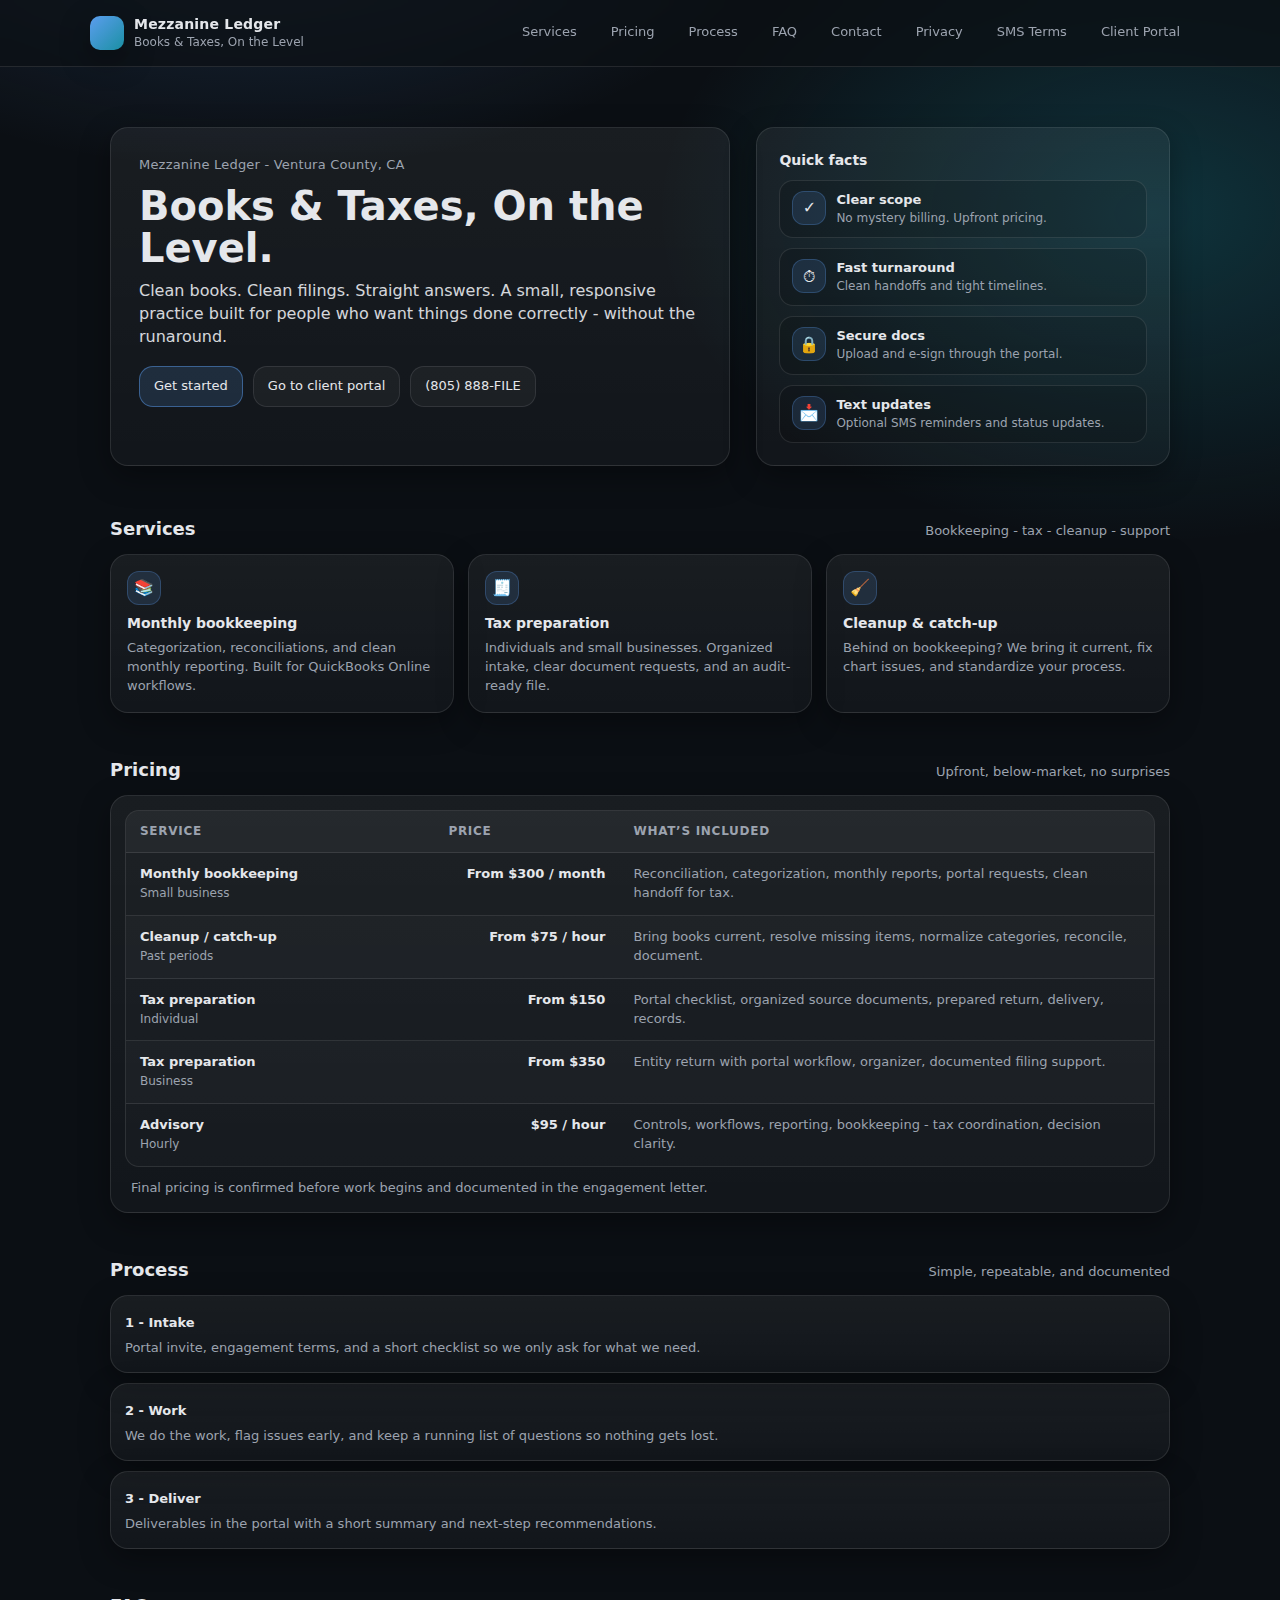
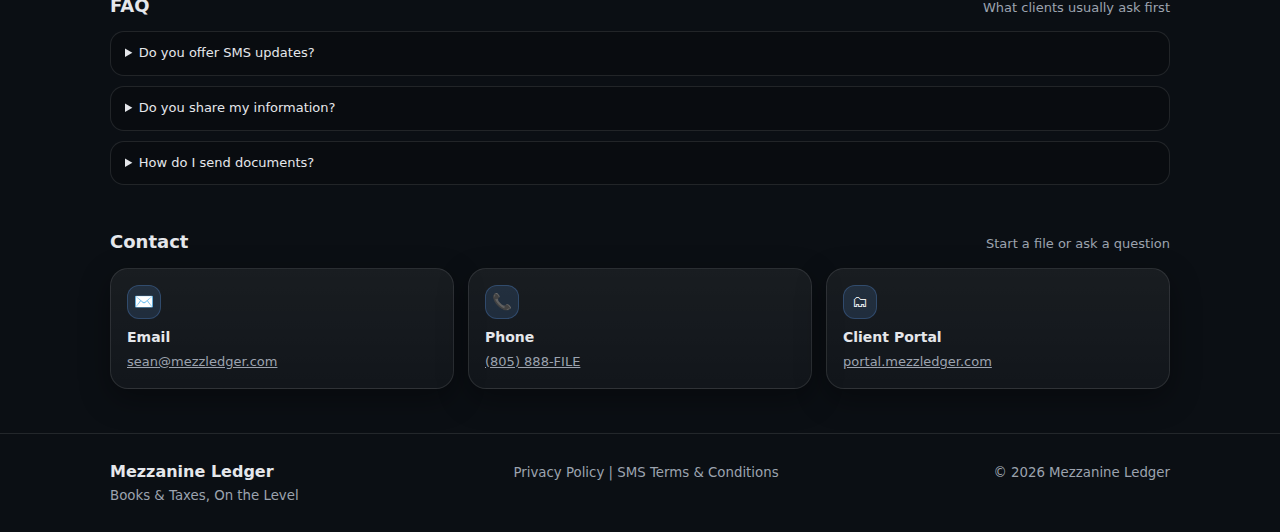
<file: index.html>
<!doctype html>
<html lang="en">
<head>
  <meta charset="utf-8" />
  <meta name="viewport" content="width=device-width, initial-scale=1" />
  <title>Mezzanine Ledger  -  Books & Taxes, On the Level</title>
  <meta name="description" content="Bookkeeping, tax preparation, and cleanup for individuals and small businesses in Ventura County, CA." />
  <link rel="stylesheet" href="assets/css/style.css" />
</head>
<body>
  <header class="nav">
    <div class="container nav-inner">
      <a class="brand" href="index.html" aria-label="Mezzanine Ledger home">
        <div class="logo" aria-hidden="true"></div>
        <div class="brand-text">
          <strong>Mezzanine Ledger</strong>
          <span>Books &amp; Taxes, On the Level</span>
        </div>
      </a>
      <nav class="nav-links" aria-label="Primary navigation">
        <a href="#services">Services</a>
        <a href="#pricing">Pricing</a>
        <a href="#process">Process</a>
        <a href="#faq">FAQ</a>
        <a href="#contact">Contact</a>
        <a href="privacy.html">Privacy</a>
        <a href="sms-terms.html">SMS Terms</a>
        <a href="https://portal.mezzledger.com">Client Portal</a>
      </nav>
    </div>
  </header>

  <main>
    <section class="hero">
      <div class="container hero-grid">
        <div class="card hero-card">
          <div class="kicker">Mezzanine Ledger  -  Ventura County, CA</div>
          <h1>Books & Taxes, On the Level.</h1>
          <p class="lede">Clean books.  Clean filings.  Straight answers.  A small, responsive practice built for people who want things done correctly - without the runaround.</p>
          <div class="actions">
            <a class="btn primary" href="#contact">Get started</a>
            <a class="btn" href="https://portal.mezzledger.com">Go to client portal</a>
            <a class="btn" href="tel:+18058883453">(805) 888-FILE</a>
          </div>
        </div>

        <aside class="card quick" aria-label="Quick facts">
          <h3>Quick facts</h3>
          <div class="list">
            <div class="item">
              <div class="icon">✓</div>
              <div><b>Clear scope</b><span>No mystery billing.  Upfront pricing.</span></div>
            </div>
            <div class="item">
              <div class="icon">⏱</div>
              <div><b>Fast turnaround</b><span>Clean handoffs and tight timelines.</span></div>
            </div>
            <div class="item">
              <div class="icon">🔒</div>
              <div><b>Secure docs</b><span>Upload and e-sign through the portal.</span></div>
            </div>
            <div class="item">
              <div class="icon">📩</div>
              <div><b>Text updates</b><span>Optional SMS reminders and status updates.</span></div>
            </div>
          </div>
        </aside>
      </div>
    </section>

    <section id="services">
      <div class="container">
        <div class="section-title">
          <h2>Services</h2>
          <p>Bookkeeping  -  tax  -  cleanup  -  support</p>
        </div>

        <div class="grid3">
          <div class="card feature">
            <div class="icon">📚</div>
            <h3>Monthly bookkeeping</h3>
            <p>Categorization, reconciliations, and clean monthly reporting.  Built for QuickBooks Online workflows.</p>
          </div>
          <div class="card feature">
            <div class="icon">🧾</div>
            <h3>Tax preparation</h3>
            <p>Individuals and small businesses.  Organized intake, clear document requests, and an audit-ready file.</p>
          </div>
          <div class="card feature">
            <div class="icon">🧹</div>
            <h3>Cleanup &amp; catch-up</h3>
            <p>Behind on bookkeeping?  We bring it current, fix chart issues, and standardize your process.</p>
          </div>
        </div>
      </div>
    </section>


    <section id="pricing">
      <div class="container">
        <div class="section-title">
          <h2>Pricing</h2>
          <p>Upfront, below-market, no surprises</p>
        </div>

        <div class="card pricing-card">
          <div class="pricing-scroll">
            <table class="pricing-table" aria-label="Pricing table">
              <thead>
                <tr>
                  <th>Service</th>
                  <th>Price</th>
                  <th>What’s included</th>
                </tr>
              </thead>
              <tbody>
                <tr>
                  <td data-label="Service"><strong>Monthly bookkeeping</strong><br /><span class="muted">Small business</span></td>
                  <td data-label="Price" class="price">From $300 / month</td>
                  <td data-label="What's included">Reconciliation, categorization, monthly reports, portal requests, clean handoff for tax.</td>
                </tr>
                <tr>
                  <td data-label="Service"><strong>Cleanup / catch-up</strong><br /><span class="muted">Past periods</span></td>
                  <td data-label="Price" class="price">From $75 / hour</td>
                  <td data-label="What's included">Bring books current, resolve missing items, normalize categories, reconcile, document.</td>
                </tr>
                <tr>
                  <td data-label="Service"><strong>Tax preparation</strong><br /><span class="muted">Individual</span></td>
                  <td data-label="Price" class="price">From $150</td>
                  <td data-label="What's included">Portal checklist, organized source documents, prepared return, delivery, records.</td>
                </tr>
                <tr>
                  <td data-label="Service"><strong>Tax preparation</strong><br /><span class="muted">Business</span></td>
                  <td data-label="Price" class="price">From $350</td>
                  <td data-label="What's included">Entity return with portal workflow, organizer, documented filing support.</td>
                </tr>
                <tr>
                  <td data-label="Service"><strong>Advisory</strong><br /><span class="muted">Hourly</span></td>
                  <td data-label="Price" class="price">$95 / hour</td>
                  <td data-label="What's included">Controls, workflows, reporting, bookkeeping  -  tax coordination, decision clarity.</td>
                </tr>
              </tbody>
            </table>
          </div>

          <p class="pricing-note">
            Final pricing is confirmed before work begins and documented in the engagement letter.
          </p>
        </div>
      </div>
    </section>

    
    <section id="process">
      <div class="container">
        <div class="section-title">
          <h2>Process</h2>
          <p>Simple, repeatable, and documented</p>
        </div>

        <div class="steps">
          <div class="card step">
            <b>1  -  Intake</b>
            <p>Portal invite, engagement terms, and a short checklist so we only ask for what we need.</p>
          </div>
          <div class="card step">
            <b>2  -  Work</b>
            <p>We do the work, flag issues early, and keep a running list of questions so nothing gets lost.</p>
          </div>
          <div class="card step">
            <b>3  -  Deliver</b>
            <p>Deliverables in the portal with a short summary and next-step recommendations.</p>
          </div>
        </div>
      </div>
    </section>

    <section id="faq">
      <div class="container">
        <div class="section-title">
          <h2>FAQ</h2>
          <p>What clients usually ask first</p>
        </div>

        <div class="faq">
          <details>
            <summary>Do you offer SMS updates?</summary>
            <p>Yes.  SMS is optional and used for appointment reminders and status updates.  See <a href="sms-terms.html">SMS Terms</a>.</p>
          </details>
          <details>
            <summary>Do you share my information?</summary>
            <p>No selling of personal information.  See <a href="privacy.html">Privacy Policy</a> for details.</p>
          </details>
          <details>
            <summary>How do I send documents?</summary>
            <p>Use the client portal at <a href="https://portal.mezzledger.com">portal.mezzledger.com</a>.</p>
          </details>
        </div>
      </div>
    </section>

    <section id="contact">
      <div class="container">
        <div class="section-title">
          <h2>Contact</h2>
          <p>Start a file or ask a question</p>
        </div>

        <div class="grid3">
          <div class="card feature">
            <div class="icon">✉️</div>
            <h3>Email</h3>
            <p><a href="mailto:sean@mezzledger.com">sean@mezzledger.com</a></p>
          </div>
          <div class="card feature">
            <div class="icon">📞</div>
            <h3>Phone</h3>
            <p><a href="tel:+18058883453">(805) 888-FILE</a></p>
          </div>
          <div class="card feature">
            <div class="icon">🗂</div>
            <h3>Client Portal</h3>
            <p><a href="https://portal.mezzledger.com">portal.mezzledger.com</a></p>
          </div>
        </div>
      </div>
    </section>
  </main>

  <footer class="footer">
    <div class="container footer-grid">
      <div>
        <strong>Mezzanine Ledger</strong><br />
        <small>Books &amp; Taxes, On the Level</small>
      </div>
      <div>
        <small>
          <a href="privacy.html">Privacy Policy</a>  |  <a href="sms-terms.html">SMS Terms &amp; Conditions</a>
        </small>
      </div>
      <div>
        <small>&copy; 2026 Mezzanine Ledger</small>
      </div>
    </div>
  </footer>
</body>
</html>
</file>
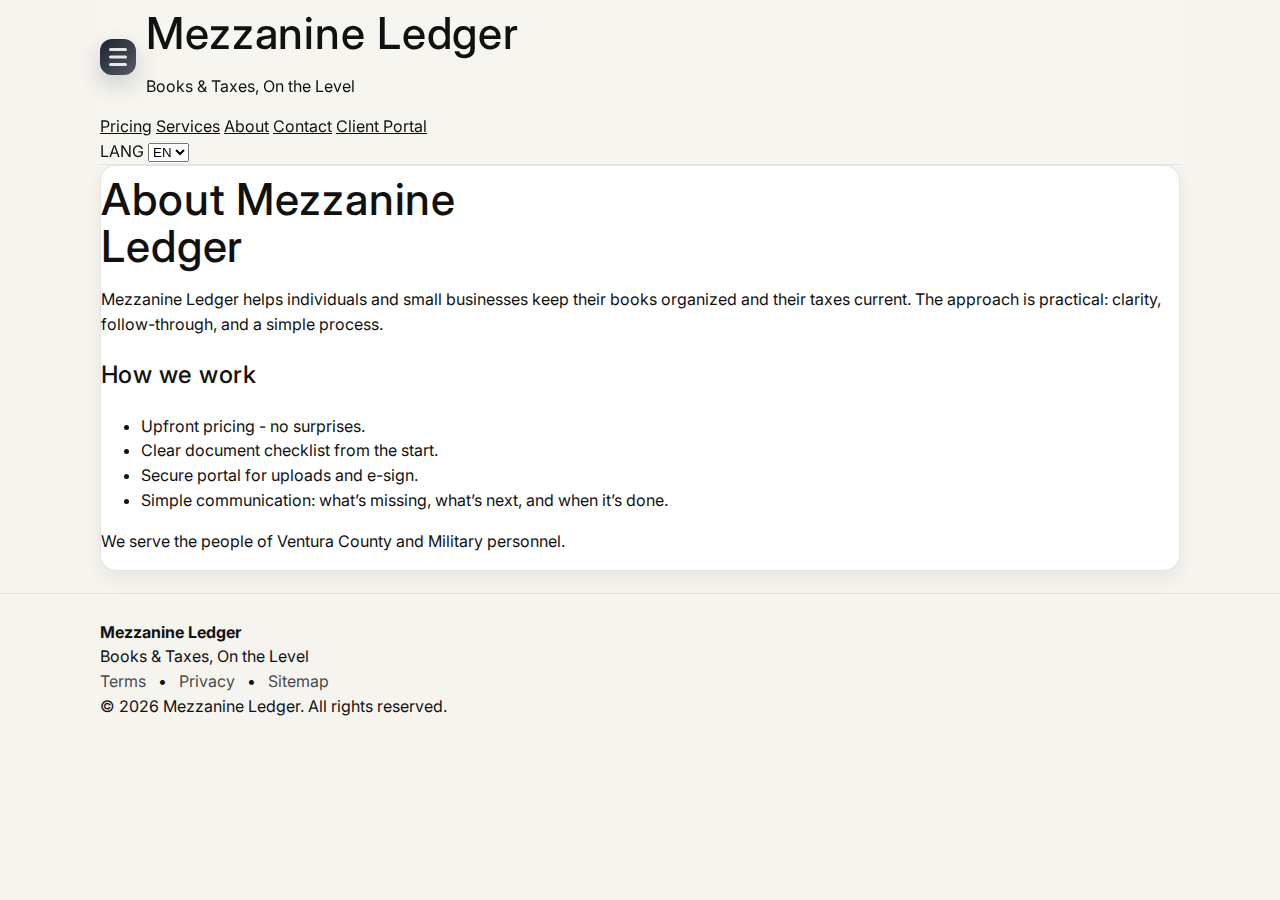
<file: about.html>
<!doctype html>
<html lang="es">
<head>
  <meta charset="utf-8" />
  <meta name="viewport" content="width=device-width, initial-scale=1" />
  
  <link rel="preconnect" href="https://fonts.googleapis.com">
  <link rel="preconnect" href="https://fonts.gstatic.com" crossorigin>
  <link rel="stylesheet" href="https://fonts.googleapis.com/css2?family=Inter:wght@300;400;500;600&display=swap" />
<title>Acerca - Mezzanine Ledger</title>
  <meta name="description" content="Información sobre Mezzanine Ledger.">
  <link rel="icon" href="/assets/favicon.svg" type="image/svg+xml">
  <link rel="stylesheet" href="/assets/styles.css">
  <script defer src="/assets/site.config.js"></script>
  <script defer src="/assets/app.js"></script>
  <link rel="stylesheet" href="assets/css/card-theme.css" />
  <link rel="stylesheet" href="assets/css/card-typography.css" />
  <link rel="stylesheet" href="assets/css/card-surfaces.css" />
</head>
<body>
  <header class="topbar">
    <div class="container">
      <div class="nav">
        <a class="brand" href="/">
          <div class="logo" aria-hidden="true">
            <svg viewBox="0 0 24 24" fill="none">
              <path d="M7 7h10M7 12h10M7 17h10" stroke="rgba(249,250,251,.9)" stroke-width="2" stroke-linecap="round"/>
            </svg>
          </div>
          <div>
            <h1>Mezzanine Ledger</h1>
            <p class="i18n" data-es="Libros e impuestos, en regla" data-en="Books &amp; Taxes, On the Level"></p>
          </div>
        </a>

        <nav class="navlinks" aria-label="Primary">
          <a class="pill" href="/pricing.html"><span class="i18n" data-es="Precios" data-en="Pricing"></span></a>
          <a class="pill" href="/services.html"><span class="i18n" data-es="Servicios" data-en="Services"></span></a>
          <a class="pill" href="/about.html"><span class="i18n" data-es="Acerca" data-en="About"></span></a>
          <a class="pill" href="/contact.html"><span class="i18n" data-es="Contacto" data-en="Contact"></span></a>
          <a class="pill primary" href="https://portal.mezzledger.com"><span class="i18n" data-es="Portal del Cliente" data-en="Client Portal"></span></a>
          <div class="lang">
            <label class="small mono" for="langSelect">LANG</label>
            <select id="langSelect" aria-label="Language">
              <option value="es">ES</option>
              <option value="en">EN</option>
            </select>
          </div>
        </nav>
      </div>
    </div>
  </header>

  <main class="section">
    <div class="container">
      <div class="card article">
        
<h1 class="i18n" data-es="Acerca de Mezzanine Ledger" data-en="About Mezzanine Ledger"></h1>
<p class="i18n"
 data-es="Mezzanine Ledger ayuda a personas y pequeñas empresas a mantener sus libros en orden y sus impuestos al día.  El enfoque es práctico: claridad, seguimiento, y un proceso sencillo."
 data-en="Mezzanine Ledger helps individuals and small businesses keep their books organized and their taxes current.  The approach is practical: clarity, follow-through, and a simple process."></p>

<h2 class="i18n" data-es="Cómo trabajamos" data-en="How we work"></h2>
<ul>
  <li class="i18n" data-es="Precios por adelantado - sin sorpresas." data-en="Upfront pricing - no surprises."></li>
  <li class="i18n" data-es="Checklist claro de documentos desde el inicio." data-en="Clear document checklist from the start."></li>
  <li class="i18n" data-es="Portal seguro para subir archivos y firmar." data-en="Secure portal for uploads and e-sign."></li>
  <li class="i18n" data-es="Comunicación simple: qué falta, qué sigue, y cuándo termina." data-en="Simple communication: what’s missing, what’s next, and when it’s done."></li>
</ul>
<p class="notice i18n"
 data-es="Ofrecemos nuestros servicios al condado de Ventura y al personal militar."
 data-en="We serve the people of Ventura County and Military personnel."></p>

      </div>
    </div>
  </main>

  <footer class="footer">
    <div class="container">
      <div class="row">
        <div>
          <div><b>Mezzanine Ledger</b></div>
          <div class="small i18n" data-es="Libros e impuestos, en regla" data-en="Books &amp; Taxes, On the Level"></div>
        </div>
        <div class="small">
          <a href="/terms.html"><span class="i18n" data-es="Términos" data-en="Terms"></span></a>
          &nbsp; • &nbsp;
          <a href="/privacy.html"><span class="i18n" data-es="Privacidad" data-en="Privacy"></span></a>
          &nbsp; • &nbsp;
          <a href="/sitemap.xml">Sitemap</a>
        </div>
      </div>
      <div class="small">© <span id="year"></span> Mezzanine Ledger.  All rights reserved.</div>
    </div>
  </footer>

  <script>
    document.getElementById("year").textContent = new Date().getFullYear();
  </script>
</body>
</html>
</file>
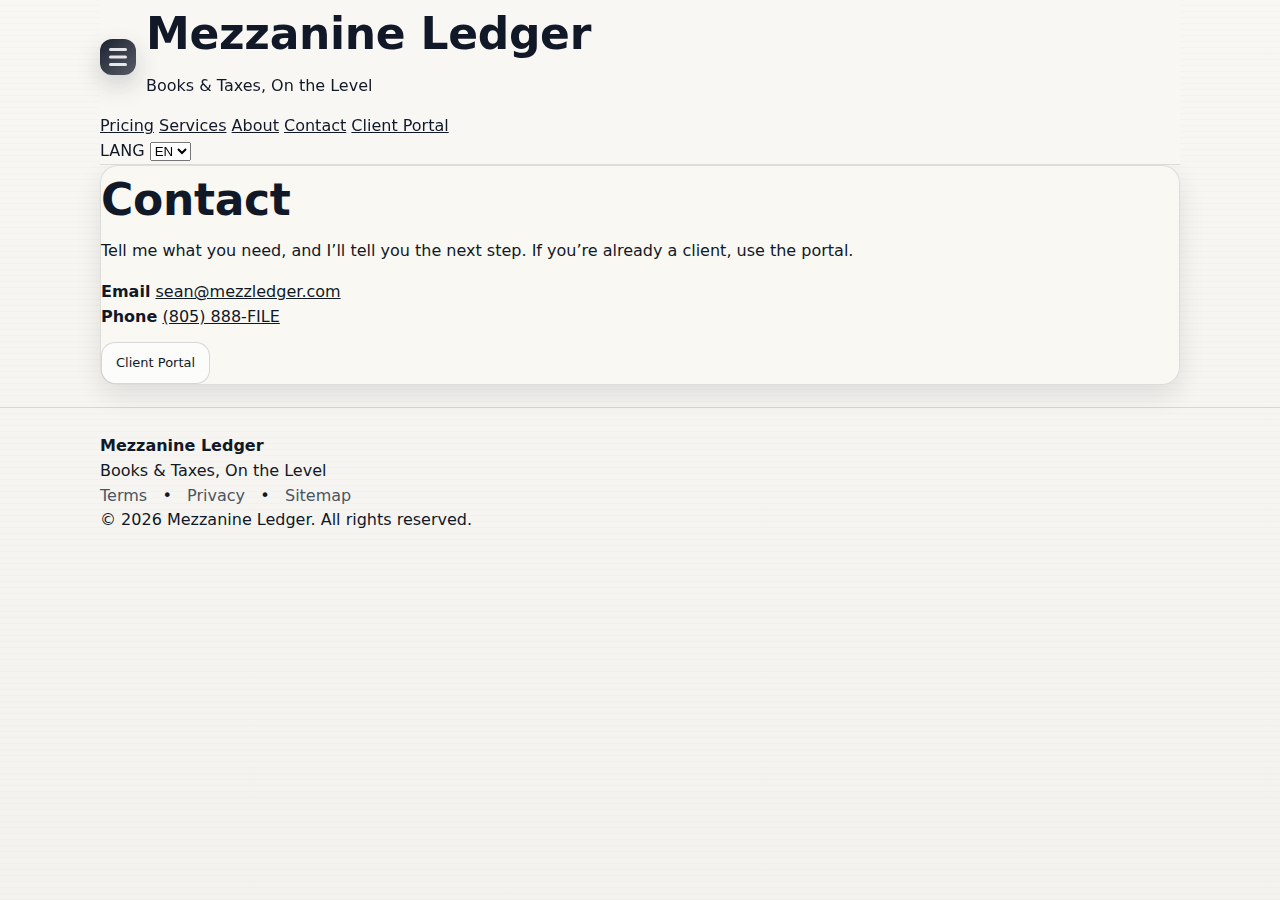
<file: contact.html>
<!doctype html>
<html lang="es">
<head>
  <meta charset="utf-8" />
  <meta name="viewport" content="width=device-width, initial-scale=1" />
  <title>Contacto - Mezzanine Ledger</title>
  <meta name="description" content="Contacta a Mezzanine Ledger.">
  <link rel="icon" href="/assets/favicon.svg" type="image/svg+xml">
  <link rel="stylesheet" href="/assets/styles.css">
  <script defer src="/assets/site.config.js"></script>
  <script defer src="/assets/app.js"></script>
</head>
<body>
  <header class="topbar">
    <div class="container">
      <div class="nav">
        <a class="brand" href="/">
          <div class="logo" aria-hidden="true">
            <svg viewBox="0 0 24 24" fill="none">
              <path d="M7 7h10M7 12h10M7 17h10" stroke="rgba(249,250,251,.9)" stroke-width="2" stroke-linecap="round"/>
            </svg>
          </div>
          <div>
            <h1>Mezzanine Ledger</h1>
            <p class="i18n" data-es="Libros e impuestos, en regla" data-en="Books &amp; Taxes, On the Level"></p>
          </div>
        </a>

        <nav class="navlinks" aria-label="Primary">
          <a class="pill" href="/pricing.html"><span class="i18n" data-es="Precios" data-en="Pricing"></span></a>
          <a class="pill" href="/services.html"><span class="i18n" data-es="Servicios" data-en="Services"></span></a>
          <a class="pill" href="/about.html"><span class="i18n" data-es="Acerca" data-en="About"></span></a>
          <a class="pill" href="/contact.html"><span class="i18n" data-es="Contacto" data-en="Contact"></span></a>
          <a class="pill primary" href="https://portal.mezzledger.com"><span class="i18n" data-es="Portal del Cliente" data-en="Client Portal"></span></a>
          <div class="lang">
            <label class="small mono" for="langSelect">LANG</label>
            <select id="langSelect" aria-label="Language">
              <option value="es">ES</option>
              <option value="en">EN</option>
            </select>
          </div>
        </nav>
      </div>
    </div>
  </header>

  <main class="section">
    <div class="container">
      <div class="card article">
        
<h1 class="i18n" data-es="Contacto" data-en="Contact"></h1>
<p class="i18n"
 data-es="Dime qué necesitas, y te digo el siguiente paso.  Si ya eres cliente, usa el portal."
 data-en="Tell me what you need, and I’ll tell you the next step.  If you’re already a client, use the portal."></p>

<div class="grid2">
  <div class="kpi">
    <b class="i18n" data-es="Email" data-en="Email"></b>
    <span><a id="mlEmail" href="#"></a></span>
  </div>
  <div class="kpi">
    <b class="i18n" data-es="Teléfono" data-en="Phone"></b>
    <span><a id="mlPhone" href="#"></a></span>
  </div>
</div>

<div class="actions">
  <a class="btn primary" id="mlBooking" href="#" style="display:none">
    <span class="i18n" data-es="Agendar" data-en="Book"></span> →
  </a>
  <a class="btn" href="https://portal.mezzledger.com">
    <span class="i18n" data-es="Portal del Cliente" data-en="Client Portal"></span>
  </a>
</div>

<script>
document.addEventListener("DOMContentLoaded", ()=>{
  const cfg = window.ML_CONFIG || {};
  const email = cfg.contactEmail || "hello@mezzledger.com";
  const phone = cfg.contactPhone || "";
  const booking = cfg.bookingUrl || "";

  const e = document.getElementById("mlEmail");
  e.textContent = email;
  e.href = "mailto:" + email;

  const p = document.getElementById("mlPhone");
  p.textContent = phone;
  p.href = phone ? ("tel:" + phone.replace(/[^0-9+]/g,'')) : "#";

  const b = document.getElementById("mlBooking");
  if(booking){
    b.style.display = "inline-flex";
    b.href = booking;
  }
});
</script>

      </div>
    </div>
  </main>

  <footer class="footer">
    <div class="container">
      <div class="row">
        <div>
          <div><b>Mezzanine Ledger</b></div>
          <div class="small i18n" data-es="Libros e impuestos, en regla" data-en="Books &amp; Taxes, On the Level"></div>
        </div>
        <div class="small">
          <a href="/terms.html"><span class="i18n" data-es="Términos" data-en="Terms"></span></a>
          &nbsp; • &nbsp;
          <a href="/privacy.html"><span class="i18n" data-es="Privacidad" data-en="Privacy"></span></a>
          &nbsp; • &nbsp;
          <a href="/sitemap.xml">Sitemap</a>
        </div>
      </div>
      <div class="small">© <span id="year"></span> Mezzanine Ledger.  All rights reserved.</div>
    </div>
  </footer>

  <script>
    document.getElementById("year").textContent = new Date().getFullYear();
  </script>
</body>
</html>
</file>
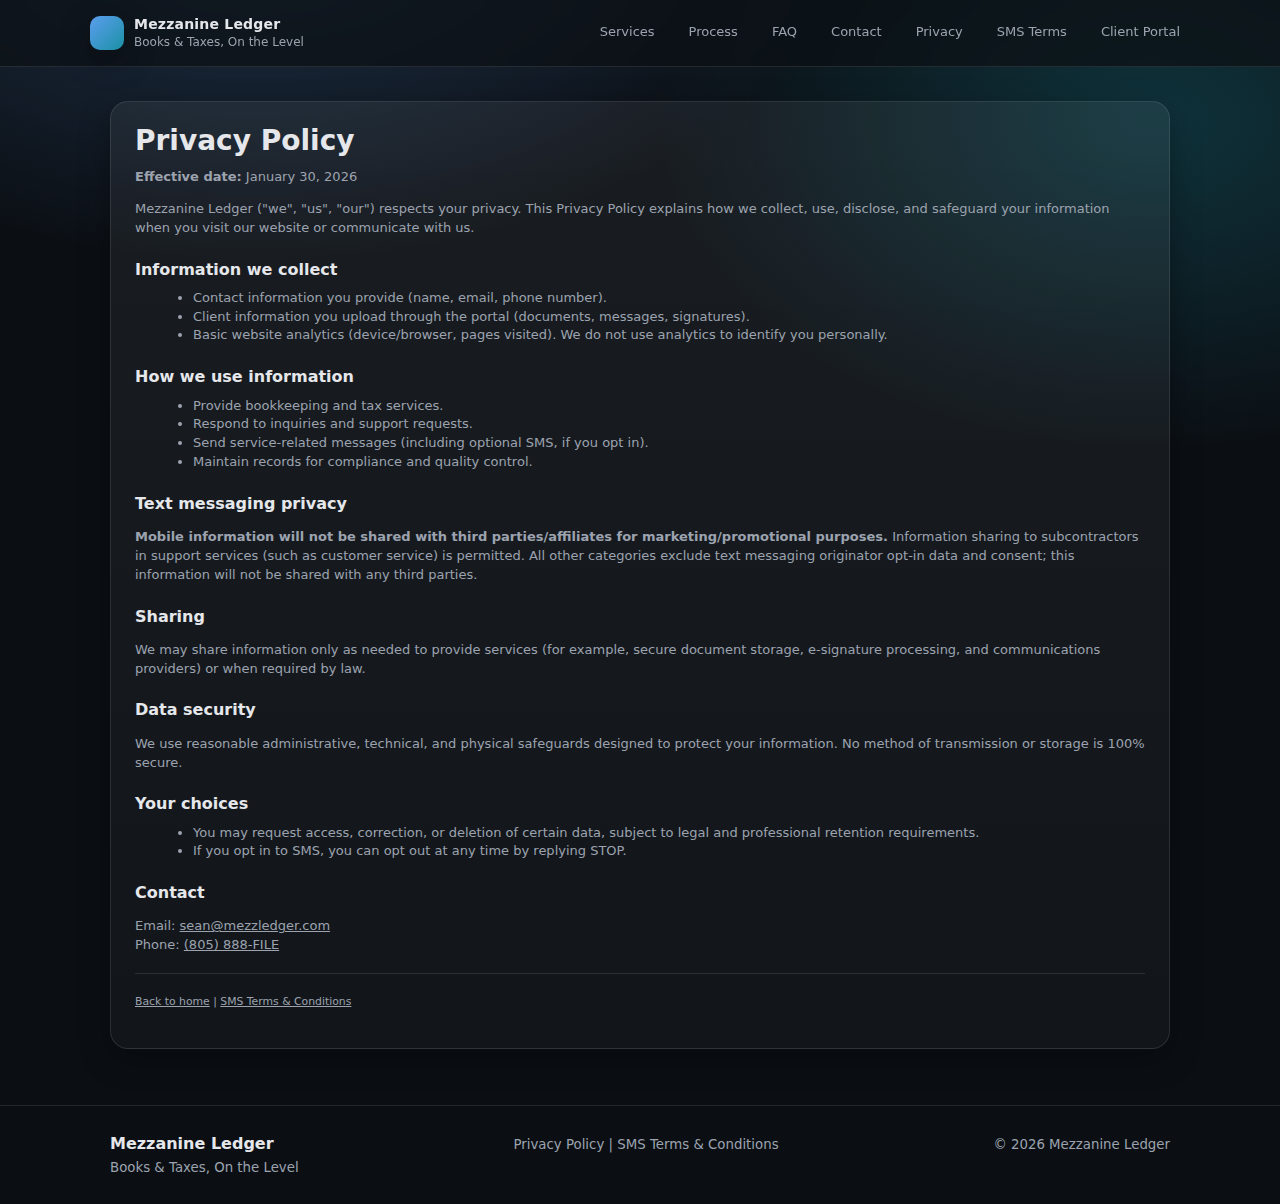
<file: privacy.html>
<!doctype html>
<html lang="en">
<head>
  <meta charset="utf-8" />
  <meta name="viewport" content="width=device-width, initial-scale=1" />
  <title>Privacy Policy  -  Mezzanine Ledger</title>
  <meta name="description" content="Privacy policy for Mezzanine Ledger." />
  <link rel="stylesheet" href="assets/css/style.css" />
</head>
<body>
  <header class="nav">
    <div class="container nav-inner">
      <a class="brand" href="index.html">
        <div class="logo" aria-hidden="true"></div>
        <div class="brand-text">
          <strong>Mezzanine Ledger</strong>
          <span>Books &amp; Taxes, On the Level</span>
        </div>
      </a>
      <nav class="nav-links" aria-label="Primary navigation">
        <a href="index.html#services">Services</a>
        <a href="index.html#process">Process</a>
        <a href="index.html#faq">FAQ</a>
        <a href="index.html#contact">Contact</a>
        <a href="privacy.html">Privacy</a>
        <a href="sms-terms.html">SMS Terms</a>
        <a href="https://portal.mezzledger.com">Client Portal</a>
      </nav>
    </div>
  </header>

  <main class="legal-wrap">
    <div class="container">
      <article class="card legal">
        <h1>Privacy Policy</h1>
        <p><b>Effective date:</b> January 30, 2026</p>

        <p>Mezzanine Ledger ("we", "us", "our") respects your privacy.  This Privacy Policy explains how we collect, use, disclose, and safeguard your information when you visit our website or communicate with us.</p>

        <h2>Information we collect</h2>
        <ul>
          <li>Contact information you provide (name, email, phone number).</li>
          <li>Client information you upload through the portal (documents, messages, signatures).</li>
          <li>Basic website analytics (device/browser, pages visited).  We do not use analytics to identify you personally.</li>
        </ul>

        <h2>How we use information</h2>
        <ul>
          <li>Provide bookkeeping and tax services.</li>
          <li>Respond to inquiries and support requests.</li>
          <li>Send service-related messages (including optional SMS, if you opt in).</li>
          <li>Maintain records for compliance and quality control.</li>
        </ul>

        <h2>Text messaging privacy</h2>
        <p><b>Mobile information will not be shared with third parties/affiliates for marketing/promotional purposes.</b>  Information sharing to subcontractors in support services (such as customer service) is permitted.  All other categories exclude text messaging originator opt-in data and consent; this information will not be shared with any third parties.</p>

        <h2>Sharing</h2>
        <p>We may share information only as needed to provide services (for example, secure document storage, e-signature processing, and communications providers) or when required by law.</p>

        <h2>Data security</h2>
        <p>We use reasonable administrative, technical, and physical safeguards designed to protect your information.  No method of transmission or storage is 100% secure.</p>

        <h2>Your choices</h2>
        <ul>
          <li>You may request access, correction, or deletion of certain data, subject to legal and professional retention requirements.</li>
          <li>If you opt in to SMS, you can opt out at any time by replying STOP.</li>
        </ul>

        <h2>Contact</h2>
        <p>Email: <a href="mailto:sean@mezzledger.com">sean@mezzledger.com</a><br />
        Phone: <a href="tel:+18058883453">(805) 888-FILE</a></p>

        <hr />
        <p><small><a href="index.html">Back to home</a>  |  <a href="sms-terms.html">SMS Terms &amp; Conditions</a></small></p>
      </article>
    </div>
  </main>

  <footer class="footer">
    <div class="container footer-grid">
      <div>
        <strong>Mezzanine Ledger</strong><br />
        <small>Books &amp; Taxes, On the Level</small>
      </div>
      <div>
        <small><a href="privacy.html">Privacy Policy</a>  |  <a href="sms-terms.html">SMS Terms &amp; Conditions</a></small>
      </div>
      <div>
        <small>&copy; 2026 Mezzanine Ledger</small>
      </div>
    </div>
  </footer>
</body>
</html>
</file>
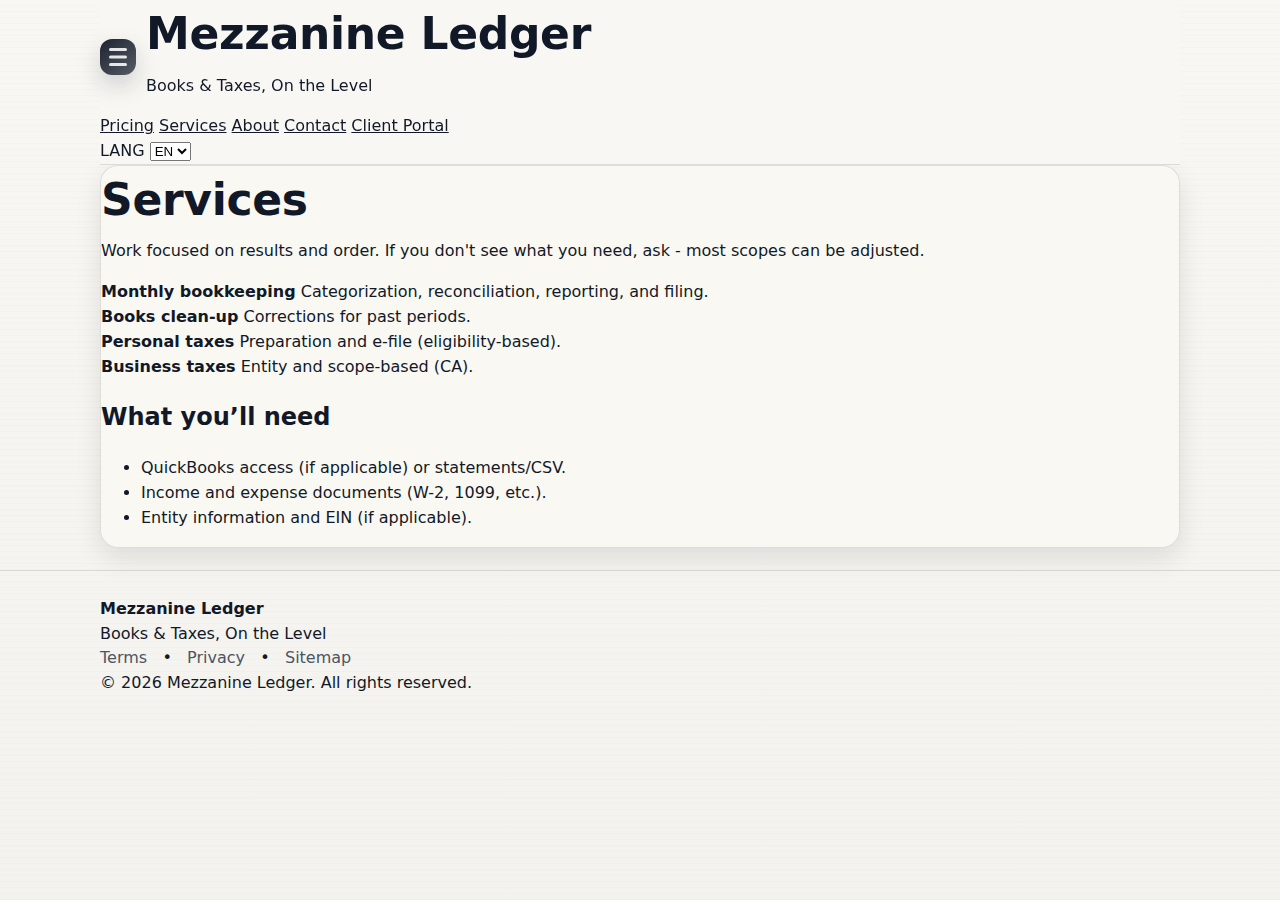
<file: services.html>
<!doctype html>
<html lang="es">
<head>
  <meta charset="utf-8" />
  <meta name="viewport" content="width=device-width, initial-scale=1" />
  <title>Servicios - Mezzanine Ledger</title>
  <meta name="description" content="Servicios de contabilidad e impuestos.">
  <link rel="icon" href="/assets/favicon.svg" type="image/svg+xml">
  <link rel="stylesheet" href="/assets/styles.css">
  <script defer src="/assets/site.config.js"></script>
  <script defer src="/assets/app.js"></script>
</head>
<body>
  <header class="topbar">
    <div class="container">
      <div class="nav">
        <a class="brand" href="/">
          <div class="logo" aria-hidden="true">
            <svg viewBox="0 0 24 24" fill="none">
              <path d="M7 7h10M7 12h10M7 17h10" stroke="rgba(249,250,251,.9)" stroke-width="2" stroke-linecap="round"/>
            </svg>
          </div>
          <div>
            <h1>Mezzanine Ledger</h1>
            <p class="i18n" data-es="Libros e impuestos, en regla" data-en="Books &amp; Taxes, On the Level"></p>
          </div>
        </a>

        <nav class="navlinks" aria-label="Primary">
          <a class="pill" href="/pricing.html"><span class="i18n" data-es="Precios" data-en="Pricing"></span></a>
          <a class="pill" href="/services.html"><span class="i18n" data-es="Servicios" data-en="Services"></span></a>
          <a class="pill" href="/about.html"><span class="i18n" data-es="Acerca" data-en="About"></span></a>
          <a class="pill" href="/contact.html"><span class="i18n" data-es="Contacto" data-en="Contact"></span></a>
          <a class="pill primary" href="https://portal.mezzledger.com"><span class="i18n" data-es="Portal del Cliente" data-en="Client Portal"></span></a>
          <div class="lang">
            <label class="small mono" for="langSelect">LANG</label>
            <select id="langSelect" aria-label="Language">
              <option value="es">ES</option>
              <option value="en">EN</option>
            </select>
          </div>
        </nav>
      </div>
    </div>
  </header>

  <main class="section">
    <div class="container">
      <div class="card article">
        
<h1 class="i18n" data-es="Servicios" data-en="Services"></h1>
<p class="i18n"
 data-es="Trabajo enfocado en resultados y orden.  Si no ves lo que necesitas, pregúntame - la mayoría de los alcances se pueden ajustar."
 data-en="Work focused on results and order.  If you don't see what you need, ask - most scopes can be adjusted."></p>

<div class="grid2">
  <div class="kpi">
    <b class="i18n" data-es="Contabilidad mensual" data-en="Monthly bookkeeping"></b>
    <span class="i18n" data-es="Categorías, conciliación, reportes, y archivo." data-en="Categorization, reconciliation, reporting, and filing."></span>
  </div>
  <div class="kpi">
    <b class="i18n" data-es="Limpieza de libros" data-en="Books clean-up"></b>
    <span class="i18n" data-es="Correcciones por periodos atrasados." data-en="Corrections for past periods."></span>
  </div>
  <div class="kpi">
    <b class="i18n" data-es="Impuestos personales" data-en="Personal taxes"></b>
    <span class="i18n" data-es="Preparación y e-file (según elegibilidad)." data-en="Preparation and e-file (eligibility-based)."></span>
  </div>
  <div class="kpi">
    <b class="i18n" data-es="Impuestos de negocio" data-en="Business taxes"></b>
    <span class="i18n" data-es="Según entidad y alcance (CA)." data-en="Entity and scope-based (CA)."></span>
  </div>
</div>

<h2 class="i18n" data-es="Lo que necesitas" data-en="What you’ll need"></h2>
<ul>
  <li class="i18n" data-es="Acceso a QuickBooks (si aplica) o estados/CSV." data-en="QuickBooks access (if applicable) or statements/CSV."></li>
  <li class="i18n" data-es="Documentos de ingresos y gastos (W-2, 1099, etc.)." data-en="Income and expense documents (W-2, 1099, etc.)."></li>
  <li class="i18n" data-es="Información de entidad y EIN (si aplica)." data-en="Entity information and EIN (if applicable)."></li>
</ul>

      </div>
    </div>
  </main>

  <footer class="footer">
    <div class="container">
      <div class="row">
        <div>
          <div><b>Mezzanine Ledger</b></div>
          <div class="small i18n" data-es="Libros e impuestos, en regla" data-en="Books &amp; Taxes, On the Level"></div>
        </div>
        <div class="small">
          <a href="/terms.html"><span class="i18n" data-es="Términos" data-en="Terms"></span></a>
          &nbsp; • &nbsp;
          <a href="/privacy.html"><span class="i18n" data-es="Privacidad" data-en="Privacy"></span></a>
          &nbsp; • &nbsp;
          <a href="/sitemap.xml">Sitemap</a>
        </div>
      </div>
      <div class="small">© <span id="year"></span> Mezzanine Ledger.  All rights reserved.</div>
    </div>
  </footer>

  <script>
    document.getElementById("year").textContent = new Date().getFullYear();
  </script>
</body>
</html>
</file>
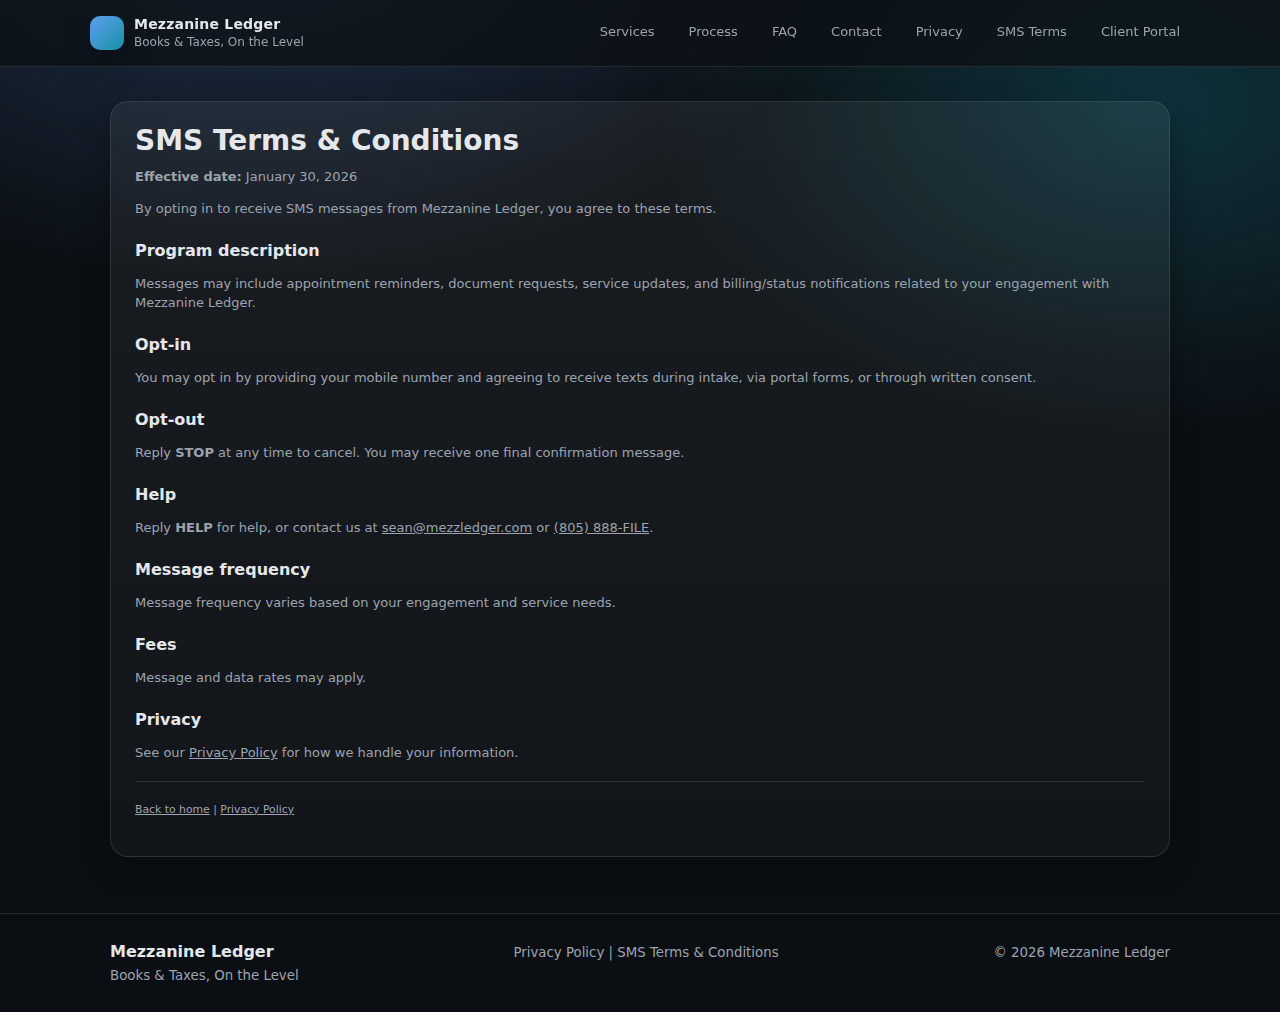
<file: sms-terms.html>
<!doctype html>
<html lang="en">
<head>
  <meta charset="utf-8" />
  <meta name="viewport" content="width=device-width, initial-scale=1" />
  <title>SMS Terms &amp; Conditions  -  Mezzanine Ledger</title>
  <meta name="description" content="SMS terms and conditions for Mezzanine Ledger." />
  <link rel="stylesheet" href="assets/css/style.css" />
</head>
<body>
  <header class="nav">
    <div class="container nav-inner">
      <a class="brand" href="index.html">
        <div class="logo" aria-hidden="true"></div>
        <div class="brand-text">
          <strong>Mezzanine Ledger</strong>
          <span>Books &amp; Taxes, On the Level</span>
        </div>
      </a>
      <nav class="nav-links" aria-label="Primary navigation">
        <a href="index.html#services">Services</a>
        <a href="index.html#process">Process</a>
        <a href="index.html#faq">FAQ</a>
        <a href="index.html#contact">Contact</a>
        <a href="privacy.html">Privacy</a>
        <a href="sms-terms.html">SMS Terms</a>
        <a href="https://portal.mezzledger.com">Client Portal</a>
      </nav>
    </div>
  </header>

  <main class="legal-wrap">
    <div class="container">
      <article class="card legal">
        <h1>SMS Terms &amp; Conditions</h1>
        <p><b>Effective date:</b> January 30, 2026</p>

        <p>By opting in to receive SMS messages from Mezzanine Ledger, you agree to these terms.</p>

        <h2>Program description</h2>
        <p>Messages may include appointment reminders, document requests, service updates, and billing/status notifications related to your engagement with Mezzanine Ledger.</p>

        <h2>Opt-in</h2>
        <p>You may opt in by providing your mobile number and agreeing to receive texts during intake, via portal forms, or through written consent.</p>

        <h2>Opt-out</h2>
        <p>Reply <b>STOP</b> at any time to cancel.  You may receive one final confirmation message.</p>

        <h2>Help</h2>
        <p>Reply <b>HELP</b> for help, or contact us at <a href="mailto:sean@mezzledger.com">sean@mezzledger.com</a> or <a href="tel:+18058883453">(805) 888-FILE</a>.</p>

        <h2>Message frequency</h2>
        <p>Message frequency varies based on your engagement and service needs.</p>

        <h2>Fees</h2>
        <p>Message and data rates may apply.</p>

        <h2>Privacy</h2>
        <p>See our <a href="privacy.html">Privacy Policy</a> for how we handle your information.</p>

        <hr />
        <p><small><a href="index.html">Back to home</a>  |  <a href="privacy.html">Privacy Policy</a></small></p>
      </article>
    </div>
  </main>

  <footer class="footer">
    <div class="container footer-grid">
      <div>
        <strong>Mezzanine Ledger</strong><br />
        <small>Books &amp; Taxes, On the Level</small>
      </div>
      <div>
        <small><a href="privacy.html">Privacy Policy</a>  |  <a href="sms-terms.html">SMS Terms &amp; Conditions</a></small>
      </div>
      <div>
        <small>&copy; 2026 Mezzanine Ledger</small>
      </div>
    </div>
  </footer>
</body>
</html>
</file>
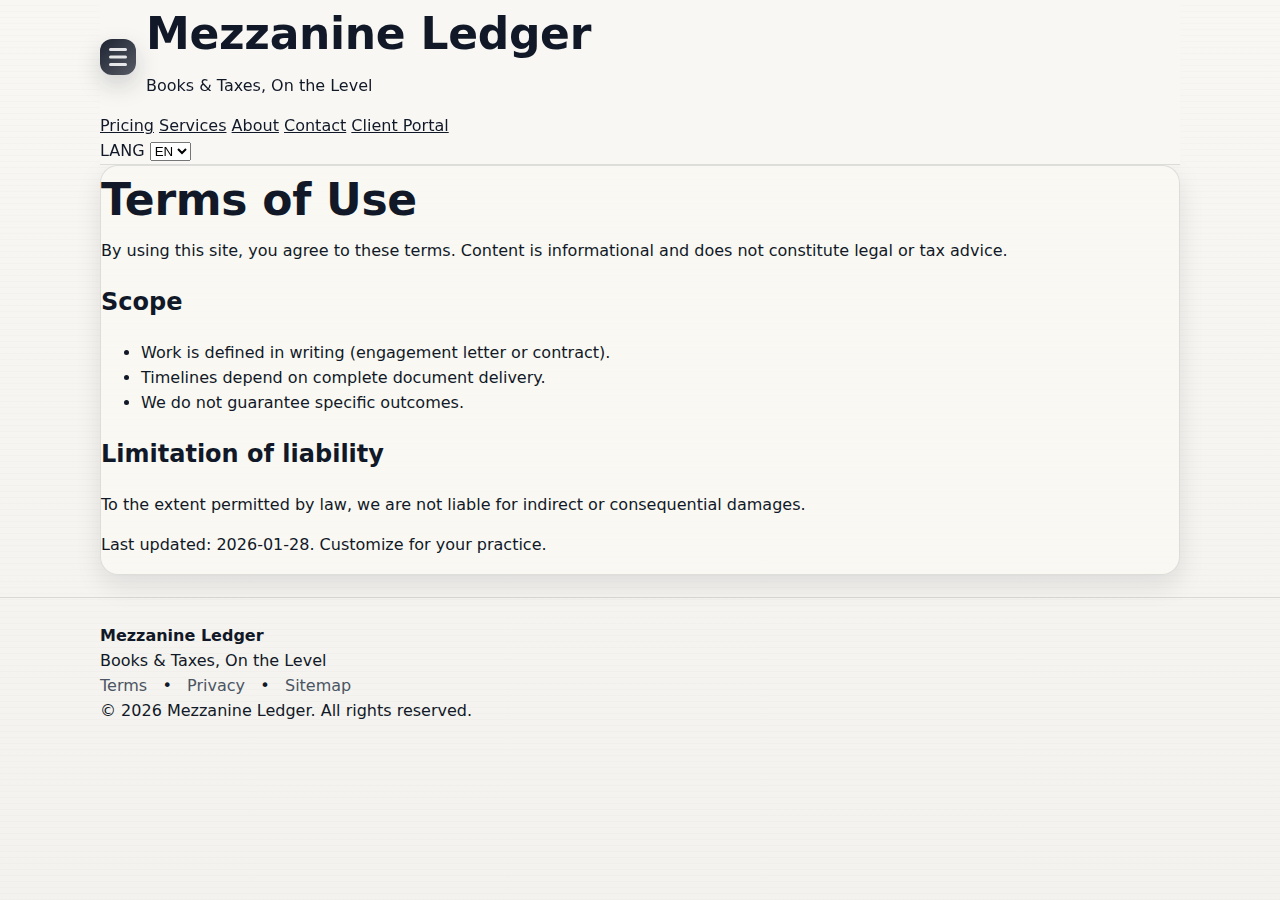
<file: terms.html>
<!doctype html>
<html lang="es">
<head>
  <meta charset="utf-8" />
  <meta name="viewport" content="width=device-width, initial-scale=1" />
  <title>Términos - Mezzanine Ledger</title>
  <meta name="description" content="Términos de uso.">
  <link rel="icon" href="/assets/favicon.svg" type="image/svg+xml">
  <link rel="stylesheet" href="/assets/styles.css">
  <script defer src="/assets/site.config.js"></script>
  <script defer src="/assets/app.js"></script>
</head>
<body>
  <header class="topbar">
    <div class="container">
      <div class="nav">
        <a class="brand" href="/">
          <div class="logo" aria-hidden="true">
            <svg viewBox="0 0 24 24" fill="none">
              <path d="M7 7h10M7 12h10M7 17h10" stroke="rgba(249,250,251,.9)" stroke-width="2" stroke-linecap="round"/>
            </svg>
          </div>
          <div>
            <h1>Mezzanine Ledger</h1>
            <p class="i18n" data-es="Libros e impuestos, en regla" data-en="Books &amp; Taxes, On the Level"></p>
          </div>
        </a>

        <nav class="navlinks" aria-label="Primary">
          <a class="pill" href="/pricing.html"><span class="i18n" data-es="Precios" data-en="Pricing"></span></a>
          <a class="pill" href="/services.html"><span class="i18n" data-es="Servicios" data-en="Services"></span></a>
          <a class="pill" href="/about.html"><span class="i18n" data-es="Acerca" data-en="About"></span></a>
          <a class="pill" href="/contact.html"><span class="i18n" data-es="Contacto" data-en="Contact"></span></a>
          <a class="pill primary" href="https://portal.mezzledger.com"><span class="i18n" data-es="Portal del Cliente" data-en="Client Portal"></span></a>
          <div class="lang">
            <label class="small mono" for="langSelect">LANG</label>
            <select id="langSelect" aria-label="Language">
              <option value="es">ES</option>
              <option value="en">EN</option>
            </select>
          </div>
        </nav>
      </div>
    </div>
  </header>

  <main class="section">
    <div class="container">
      <div class="card article">
        
<h1 class="i18n" data-es="Términos de uso" data-en="Terms of Use"></h1>
<p class="i18n"
 data-es="Al usar este sitio, aceptas estos términos.  Este contenido es informativo y no constituye asesoría legal o fiscal."
 data-en="By using this site, you agree to these terms.  Content is informational and does not constitute legal or tax advice."></p>

<h2 class="i18n" data-es="Alcance" data-en="Scope"></h2>
<ul>
  <li class="i18n" data-es="El trabajo se define por escrito (carta de compromiso o contrato)." data-en="Work is defined in writing (engagement letter or contract)."></li>
  <li class="i18n" data-es="Los plazos dependen de la entrega completa de documentos." data-en="Timelines depend on complete document delivery."></li>
  <li class="i18n" data-es="No garantizamos resultados específicos." data-en="We do not guarantee specific outcomes."></li>
</ul>

<h2 class="i18n" data-es="Limitación de responsabilidad" data-en="Limitation of liability"></h2>
<p class="i18n"
 data-es="En la medida permitida por ley, no somos responsables por daños indirectos o consecuentes."
 data-en="To the extent permitted by law, we are not liable for indirect or consequential damages."></p>

<p class="small i18n"
 data-es="Última actualización: 2026-01-28.  Personaliza para tu práctica."
 data-en="Last updated: 2026-01-28.  Customize for your practice."></p>

      </div>
    </div>
  </main>

  <footer class="footer">
    <div class="container">
      <div class="row">
        <div>
          <div><b>Mezzanine Ledger</b></div>
          <div class="small i18n" data-es="Libros e impuestos, en regla" data-en="Books &amp; Taxes, On the Level"></div>
        </div>
        <div class="small">
          <a href="/terms.html"><span class="i18n" data-es="Términos" data-en="Terms"></span></a>
          &nbsp; • &nbsp;
          <a href="/privacy.html"><span class="i18n" data-es="Privacidad" data-en="Privacy"></span></a>
          &nbsp; • &nbsp;
          <a href="/sitemap.xml">Sitemap</a>
        </div>
      </div>
      <div class="small">© <span id="year"></span> Mezzanine Ledger.  All rights reserved.</div>
    </div>
  </footer>

  <script>
    document.getElementById("year").textContent = new Date().getFullYear();
  </script>
</body>
</html>
</file>
<file: assets/css/style.css>
:root{
  --bg:#0b0f14;
  --card:#111827;
  --text:#e5e7eb;
  --muted:#9ca3af;
  --accent:#60a5fa;
  --border:rgba(255,255,255,.10);
  --shadow: 0 10px 30px rgba(0,0,0,.35);
  --radius: 18px;
  --max: 1100px;
  --pad: 20px;
  --font: ui-sans-serif, system-ui, -apple-system, Segoe UI, Roboto, Helvetica, Arial, "Apple Color Emoji","Segoe UI Emoji";
}

*{box-sizing:border-box}
html,body{margin:0;padding:0;background:radial-gradient(1100px 700px at 20% -10%, rgba(96,165,250,.25), transparent 55%), radial-gradient(900px 600px at 90% 10%, rgba(34,211,238,.18), transparent 55%), var(--bg); color:var(--text); font-family:var(--font); line-height:1.45}
a{color:inherit}
.container{max-width:var(--max); margin:0 auto; padding:0 var(--pad)}
.nav{
  position:sticky; top:0; z-index:50;
  backdrop-filter: blur(10px);
  background:rgba(11,15,20,.70);
  border-bottom:1px solid var(--border);
}
.nav-inner{display:flex; align-items:center; justify-content:space-between; gap:16px; padding:14px 0}
.brand{display:flex; align-items:center; gap:10px; text-decoration:none}
.logo{
  width:34px; height:34px; border-radius:10px;
  background:linear-gradient(135deg, rgba(96,165,250,.95), rgba(34,211,238,.65));
  box-shadow: var(--shadow);
}
.brand-text{display:flex; flex-direction:column}
.brand-text strong{font-size:14px; letter-spacing:.2px}
.brand-text span{font-size:12px; color:var(--muted)}
.nav-links{display:flex; gap:14px; flex-wrap:wrap; justify-content:flex-end}
.nav-links a{
  text-decoration:none;
  font-size:13px;
  color:var(--muted);
  padding:8px 10px;
  border-radius:12px;
}
.nav-links a:hover{color:var(--text); background:rgba(255,255,255,.06)}
.hero{padding:60px 0 28px}
.hero-grid{display:grid; grid-template-columns: 1.2fr .8fr; gap:26px; align-items:stretch}
@media (max-width: 900px){
  .hero-grid{grid-template-columns:1fr}
}
.card{
  background:linear-gradient(180deg, rgba(255,255,255,.06), rgba(255,255,255,.03));
  border:1px solid var(--border);
  border-radius:var(--radius);
  box-shadow: var(--shadow);
}
.hero-card{padding:28px}
.kicker{color:var(--muted); font-size:13px; letter-spacing:.2px}
h1{margin:10px 0 10px; font-size:40px; line-height:1.05}
@media (max-width: 520px){
  h1{font-size:34px}
}
.lede{color:var(--text); opacity:.92; font-size:16px; margin:0 0 18px}
.actions{display:flex; gap:10px; flex-wrap:wrap; margin-top:14px}
.btn{
  display:inline-flex; align-items:center; justify-content:center;
  gap:8px;
  padding:10px 14px;
  border-radius:14px;
  border:1px solid var(--border);
  text-decoration:none;
  font-size:13px;
  color:var(--text);
  background:rgba(255,255,255,.04);
}
.btn:hover{background:rgba(255,255,255,.08)}
.btn.primary{
  border-color: rgba(96,165,250,.45);
  background: rgba(96,165,250,.15);
}
.btn.primary:hover{background: rgba(96,165,250,.22)}
.quick{padding:22px}
.quick h3{margin:0 0 10px; font-size:14px; color:var(--text)}
.list{display:grid; gap:10px}
.item{display:flex; gap:10px; padding:10px 12px; border-radius:14px; border:1px solid var(--border); background:rgba(0,0,0,.15)}
.item b{display:block; font-size:13px}
.item span{display:block; font-size:12px; color:var(--muted)}
.icon{
  width:34px; height:34px; border-radius:12px;
  background:rgba(96,165,250,.14);
  border:1px solid rgba(96,165,250,.25);
  display:flex; align-items:center; justify-content:center;
  flex:0 0 auto;
}
section{padding:22px 0}
.section-title{display:flex; align-items:baseline; justify-content:space-between; gap:14px; margin-bottom:12px}
.section-title h2{margin:0; font-size:18px}
.section-title p{margin:0; color:var(--muted); font-size:13px}
.grid3{display:grid; grid-template-columns:repeat(3,1fr); gap:14px}
@media (max-width: 900px){
  .grid3{grid-template-columns:1fr}
}
.feature{padding:16px}
.feature h3{margin:8px 0 6px; font-size:14px}
.feature p{margin:0; color:var(--muted); font-size:13px}
.steps{display:grid; gap:10px}
.step{padding:14px}
.step b{font-size:13px}
.step p{margin:6px 0 0; color:var(--muted); font-size:13px}
.faq{display:grid; gap:10px}
details{
  border:1px solid var(--border);
  background:rgba(0,0,0,.18);
  border-radius:14px;
  padding:12px 14px;
}
summary{cursor:pointer; font-size:13px; color:var(--text)}
details p{margin:10px 0 0; color:var(--muted); font-size:13px}
.footer{
  padding:26px 0;
  border-top:1px solid var(--border);
  margin-top:22px;
}
.footer-grid{display:flex; align-items:flex-start; justify-content:space-between; gap:14px; flex-wrap:wrap}
.footer small{color:var(--muted)}
.footer a{color:var(--muted); text-decoration:none}
.footer a:hover{color:var(--text)}
.legal-wrap{padding:34px 0}
.legal{padding:24px}
.legal h1{font-size:28px; margin:0 0 12px}
.legal h2{font-size:16px; margin:20px 0 8px}
.legal p, .legal li{color:var(--muted); font-size:13px}
.legal ul{margin:8px 0 0 18px}
hr{border:0; border-top:1px solid var(--border); margin:18px 0}


/* Pricing */
.pricing-card{padding: 14px}
.pricing-scroll{overflow-x:auto; -webkit-overflow-scrolling: touch; border-radius: 14px}
.pricing-table{width:100%; border-collapse:separate; border-spacing:0; min-width: 720px}
.pricing-table th, .pricing-table td{padding:12px 14px; text-align:left; vertical-align:top; font-size:13px}
.pricing-table thead th{
  color: var(--text);
  background: rgba(255,255,255,.04);
  border-bottom: 1px solid var(--border);
}
.pricing-table tbody td{color: var(--muted); border-bottom: 1px solid var(--border)}
.pricing-table tbody tr:last-child td{border-bottom:0}
.pricing-table .price{color: var(--text); white-space: nowrap; font-weight: 600}
.muted{color: var(--muted); font-size:12px}
.pricing-note{margin:12px 0 0; padding: 0 6px; color: var(--muted); font-size:13px}

/* === Pricing formatting fixes === */
.pricing-card{padding: 14px}
.pricing-scroll{
  overflow-x:auto;
  -webkit-overflow-scrolling: touch;
  border-radius: 14px;
  border: 1px solid var(--border);
  background: rgba(255,255,255,.02);
}
.pricing-table{
  width:100%;
  border-collapse:separate;
  border-spacing:0;
  min-width: 0;
  table-layout: fixed;
}
.pricing-table thead th{
  font-size: 12px;
  text-transform: uppercase;
  letter-spacing: .06em;
  color: var(--muted);
  background: rgba(255,255,255,.04);
  border-bottom: 1px solid var(--border);
}
.pricing-table th:nth-child(1), .pricing-table td:nth-child(1){width: 30%}
.pricing-table th:nth-child(2), .pricing-table td:nth-child(2){width: 18%}
.pricing-table th:nth-child(3), .pricing-table td:nth-child(3){width: 52%}

.pricing-table tbody td{
  color: var(--muted);
  border-bottom: 1px solid var(--border);
  word-break: break-word;
}
.pricing-table tbody tr:nth-child(even) td{background: rgba(255,255,255,.02)}
.pricing-table tbody tr:hover td{background: rgba(255,255,255,.03)}
.pricing-table tbody tr:last-child td{border-bottom:0}

.pricing-table td strong{color: var(--text)}
.pricing-table .price{
  color: var(--text);
  font-weight: 600;
  text-align: right;
  white-space: nowrap;
}

/* Mobile: stack rows into clean cards */
@media (max-width: 760px){
  .pricing-scroll{border:0; background: transparent}
  .pricing-table thead{display:none}
  .pricing-table, .pricing-table tbody, .pricing-table tr, .pricing-table td{display:block; width:100%}
  .pricing-table tr{
    border:1px solid var(--border);
    background: rgba(255,255,255,.03);
    border-radius:14px;
    padding:10px 12px;
    margin-bottom:10px;
  }
  .pricing-table td{border:0; padding:6px 0}
  .pricing-table td::before{
    content: attr(data-label);
    display:block;
    font-size:12px;
    color: var(--muted);
    letter-spacing:.04em;
    text-transform:uppercase;
    margin-bottom:2px;
  }
  .pricing-table .price{text-align:left; white-space:normal}
}
</file>
<file: assets/styles.css>
:root{
  --bg:#f3f2ee;           /* warm paper */
  --paper:#f8f7f3;
  --ink:#111827;          /* near-black */
  --muted:#4b5563;
  --muted2:#6b7280;
  --border:rgba(17,24,39,.12);
  --shadow: 0 10px 26px rgba(17,24,39,.10);
  --radius: 18px;
  --max: 1120px;
  --pad: 20px;
  --font: ui-sans-serif, system-ui, -apple-system, Segoe UI, Roboto, Helvetica, Arial, "Apple Color Emoji","Segoe UI Emoji";
}

*{box-sizing:border-box}
html,body{height:100%}
body{
  margin:0;
  font-family:var(--font);
  color:var(--ink);
  line-height:1.55;
  background:
    /* subtle “paper” texture */
    repeating-linear-gradient(0deg, rgba(17,24,39,.015), rgba(17,24,39,.015) 1px, transparent 1px, transparent 6px),
    linear-gradient(180deg, var(--paper), var(--bg));
}

a{color:inherit}
.container{max-width:var(--max); margin:0 auto; padding:0 var(--pad)}

/* NAV */
.nav{
  position:sticky; top:0; z-index:50;
  backdrop-filter: blur(10px);
  background: rgba(248,247,243,.85);
  border-bottom:1px solid var(--border);
}
.nav-inner{
  display:flex;
  align-items:center;
  justify-content:space-between;
  gap:14px;
  padding:14px 0;
}
.brand{display:flex; align-items:center; gap:10px; text-decoration:none; min-width:220px}
.logo{
  width:36px; height:36px; border-radius:12px;
  background:linear-gradient(135deg, rgba(17,24,39,.95), rgba(17,24,39,.70));
  box-shadow: 0 10px 24px rgba(17,24,39,.18);
}
.brand-text{display:flex; flex-direction:column; gap:2px}
.brand-text strong{font-size:14px; letter-spacing:.2px}
.brand-text span{font-size:12px; color:var(--muted2)}

.nav-links{
  display:flex;
  align-items:center;
  justify-content:flex-end;
  gap:8px;
  flex-wrap:wrap;
}
.nav-links a{
  text-decoration:none;
  font-size:13px;
  color:var(--muted);
  padding:8px 10px;
  border-radius:12px;
  white-space:nowrap;
}
.nav-links a:hover{color:var(--ink); background:rgba(17,24,39,.06)}

/* IMPORTANT: mobile nav = horizontal scroll (no wrap = no trapped whitespace) */
@media (max-width: 860px){
  .nav-inner{align-items:flex-start}
  .brand{min-width: 0}
  .nav-links{
    flex-wrap:nowrap;
    overflow-x:auto;
    -webkit-overflow-scrolling: touch;
    padding-bottom:6px;
    justify-content:flex-start;
  }
}

/* CARDS */
.card{
  background: rgba(248,247,243,.92);
  border:1px solid var(--border);
  border-radius:var(--radius);
  box-shadow: var(--shadow);
}

/* HERO */
.hero{padding:52px 0 18px}
.hero-grid{
  display:grid;
  grid-template-columns: 1.15fr .85fr;
  gap:18px;
  align-items:start;
}
.hero-card{padding:26px}
.kicker{color:var(--muted2); font-size:13px; letter-spacing:.2px}

h1{
  margin:10px 0 12px;
  font-size:44px;
  line-height:1.08;
  letter-spacing:-.3px;
  max-width:18ch;              /* prevents ugly wrap + dead space */
  overflow-wrap:anywhere;
  hyphens:auto;
}
.lede{
  opacity:.88;
  font-size:16px;
  margin:0 0 16px;
  max-width:62ch;              /* prevents “trapped” long lines */
}
.actions{display:flex; gap:10px; flex-wrap:wrap; margin-top:12px}

.btn{
  display:inline-flex; align-items:center; justify-content:center;
  padding:10px 14px;
  border-radius:14px;
  border:1px solid rgba(17,24,39,.16);
  text-decoration:none;
  font-size:13px;
  color:var(--ink);
  background:rgba(255,255,255,.55);
}
.btn:hover{background:rgba(17,24,39,.05)}
.btn.primary{
  border-color: rgba(17,24,39,.50);
  background: rgba(17,24,39,.10);
}
.btn.primary:hover{background: rgba(17,24,39,.14)}

.quick{padding:20px}
.list{display:grid; gap:10px}
.item{
  display:flex; gap:10px;
  padding:10px 12px;
  border-radius:14px;
  border:1px solid rgba(17,24,39,.12);
  background:rgba(255,255,255,.55);
}
.item b{display:block; font-size:13px}
.item span{display:block; font-size:12px; color:var(--muted2)}
.icon{
  width:34px; height:34px; border-radius:12px;
  background:rgba(17,24,39,.08);
  border:1px solid rgba(17,24,39,.14);
  display:flex; align-items:center; justify-content:center;
  flex:0 0 auto;
}

@media (max-width: 900px){
  .hero-grid{grid-template-columns:1fr}
  h1{font-size:38px; max-width:22ch}
}
@media (max-width: 520px){
  .hero{padding:38px 0 10px}
  .hero-card{padding:20px}
  h1{font-size:34px}
}

/* SECTIONS */
section{padding:22px 0}
.section-title{display:flex; align-items:baseline; justify-content:space-between; gap:14px; margin-bottom:12px}
.section-title h2{margin:0; font-size:18px}
.section-title p{margin:0; color:var(--muted2); font-size:13px}

.grid3{display:grid; grid-template-columns:repeat(3,1fr); gap:14px}
.feature{padding:16px}
.feature h3{margin:10px 0 6px; font-size:14px}
.feature p{margin:0; color:var(--muted2); font-size:13px}

@media (max-width: 900px){
  .grid3{grid-template-columns:1fr}
  .section-title{flex-direction:column; align-items:flex-start}
}

/* PRICING */
.pricing-card{padding:14px}
.pricing-note{margin:12px 0 0; padding:0 6px; color:var(--muted2); font-size:13px}
.pricing-table{width:100%; border-collapse:separate; border-spacing:0}
.pricing-table th, .pricing-table td{padding:12px 14px; text-align:left; vertical-align:top; font-size:13px}
.pricing-table thead th{background:rgba(17,24,39,.04); border-bottom:1px solid var(--border)}
.pricing-table tbody td{color:var(--muted); border-bottom:1px solid var(--border)}
.pricing-table tbody tr:last-child td{border-bottom:0}
.pricing-table .price{color:var(--ink); font-weight:600; white-space:nowrap}
.muted{color:var(--muted2); font-size:12px}

/* Mobile: stack rows into clean cards (no horizontal scroll, no trapped space) */
@media (max-width: 760px){
  .pricing-table thead{display:none}
  .pricing-table, .pricing-table tbody, .pricing-table tr, .pricing-table td{display:block; width:100%}
  .pricing-table tr{
    border:1px solid rgba(17,24,39,.12);
    background:rgba(255,255,255,.55);
    border-radius:14px;
    padding:10px 12px;
    margin-bottom:10px;
  }
  .pricing-table td{border:0; padding:6px 0}
  .pricing-table td::before{
    content: attr(data-label);
    display:block;
    font-size:12px;
    color:var(--muted2);
    margin-bottom:2px;
  }
  .pricing-table .price{white-space:normal}
}

/* FOOTER */
.footer{padding:26px 0; border-top:1px solid var(--border); margin-top:22px}
.footer-grid{display:flex; align-items:flex-start; justify-content:space-between; gap:14px; flex-wrap:wrap}
.footer small{color:var(--muted2)}
.footer a{color:var(--muted); text-decoration:none}
.footer a:hover{color:var(--ink)}

/* LEGAL PAGES */
.legal-wrap{padding:34px 0}
.legal{padding:24px}
.legal h1{font-size:28px; margin:0 0 12px}
.legal h2{font-size:16px; margin:20px 0 8px}
.legal p, .legal li{color:var(--muted); font-size:13px}
.legal ul{margin:8px 0 0 18px}
</file>
<file: assets/css/card-theme.css>
/* ===========================
   Business-card theme override
   Keeps layout intact, only colors + feel
   =========================== */
:root{
  --bg: #f6f4ef;                /* warm stock */
  --card: #ffffff;
  --ink: #111111;
  --muted: #4b4b4b;
  --muted2:#6b6b6b;
  --border: rgba(0,0,0,.10);
  --radius: 16px;
  --nav-bg: rgba(246,244,239,.86);
  --nav-border: rgba(0,0,0,.08);
}

/* Page background like the card photo (subtle, not noisy) */
body{
  background: var(--bg) !important;
  color: var(--ink) !important;
}

/* Make nav light + crisp */
.nav{
  background: var(--nav-bg) !important;
  border-bottom: 1px solid var(--nav-border) !important;
  backdrop-filter: blur(10px);
}

/* Links readable on light */
.nav-links a{ color: var(--muted) !important; }
.nav-links a:hover{ background: rgba(0,0,0,.05) !important; color: var(--ink) !important; }

/* Kill dark/glow effects if any exist in base CSS */
.hero, .footer{ background: transparent !important; }
.hero-card, .quick, .feature, .step, details, .pricing-card{
  background: var(--card) !important;
  border: 1px solid var(--border) !important;
  box-shadow: 0 8px 20px rgba(0,0,0,.06) !important;
}

/* Quick facts items: clean, no heavy gray */
.item{
  background: #ffffff !important;
  border: 1px solid var(--border) !important;
}
.icon{
  background: rgba(0,0,0,.04) !important;
  border: 1px solid rgba(0,0,0,.10) !important;
}

/* Buttons match card aesthetic */
.btn{
  background: #ffffff !important;
  border: 1px solid rgba(0,0,0,.14) !important;
  color: var(--ink) !important;
}
.btn:hover{ background: rgba(0,0,0,.04) !important; }
.btn.primary{
  background: #111111 !important;
  border-color: #111111 !important;
  color: #ffffff !important;
}

/* Pricing table: readable on light */
.pricing-table thead th{
  background: rgba(0,0,0,.03) !important;
  color: var(--ink) !important;
}
.pricing-table tbody td{
  color: var(--muted) !important;
  border-bottom: 1px solid rgba(0,0,0,.08) !important;
}
.pricing-table .price{ color: var(--ink) !important; }

/* Footer */
.footer{
  border-top: 1px solid rgba(0,0,0,.08) !important;
}
.footer a{ color: var(--muted) !important; }
.footer a:hover{ color: var(--ink) !important; }

/* Reduce excessive spacing caused by missing styles when viewed locally */
section{ padding-top: 18px !important; padding-bottom: 18px !important; }
</file>
<file: assets/css/card-typography.css>
/* ===========================
   Card-matched typography (Inter)
   =========================== */
:root{
  --font: "Inter", -apple-system, BlinkMacSystemFont, "Segoe UI",
          Roboto, Helvetica, Arial, sans-serif;
}

/* Default text */
body{ font-family: var(--font); }

/* Headings + brand */
h1,h2,h3,.brand-text strong{
  font-family: var(--font);
  font-weight: 500;
  letter-spacing: 0.02em;
}

/* Supporting text */
.kicker,.brand-text span,.muted{
  font-family: var(--font);
  font-weight: 300;
  letter-spacing: 0.01em;
}
</file>
<file: assets/css/card-surfaces.css>
/* ===========================
   Card-style surfaces
   =========================== */
.card{
  background: var(--card, #ffffff);
  border: 1px solid var(--border, rgba(0,0,0,.08));
  border-radius: var(--radius, 16px);
  box-shadow: 0 8px 20px rgba(0,0,0,.06);
}
</file>
